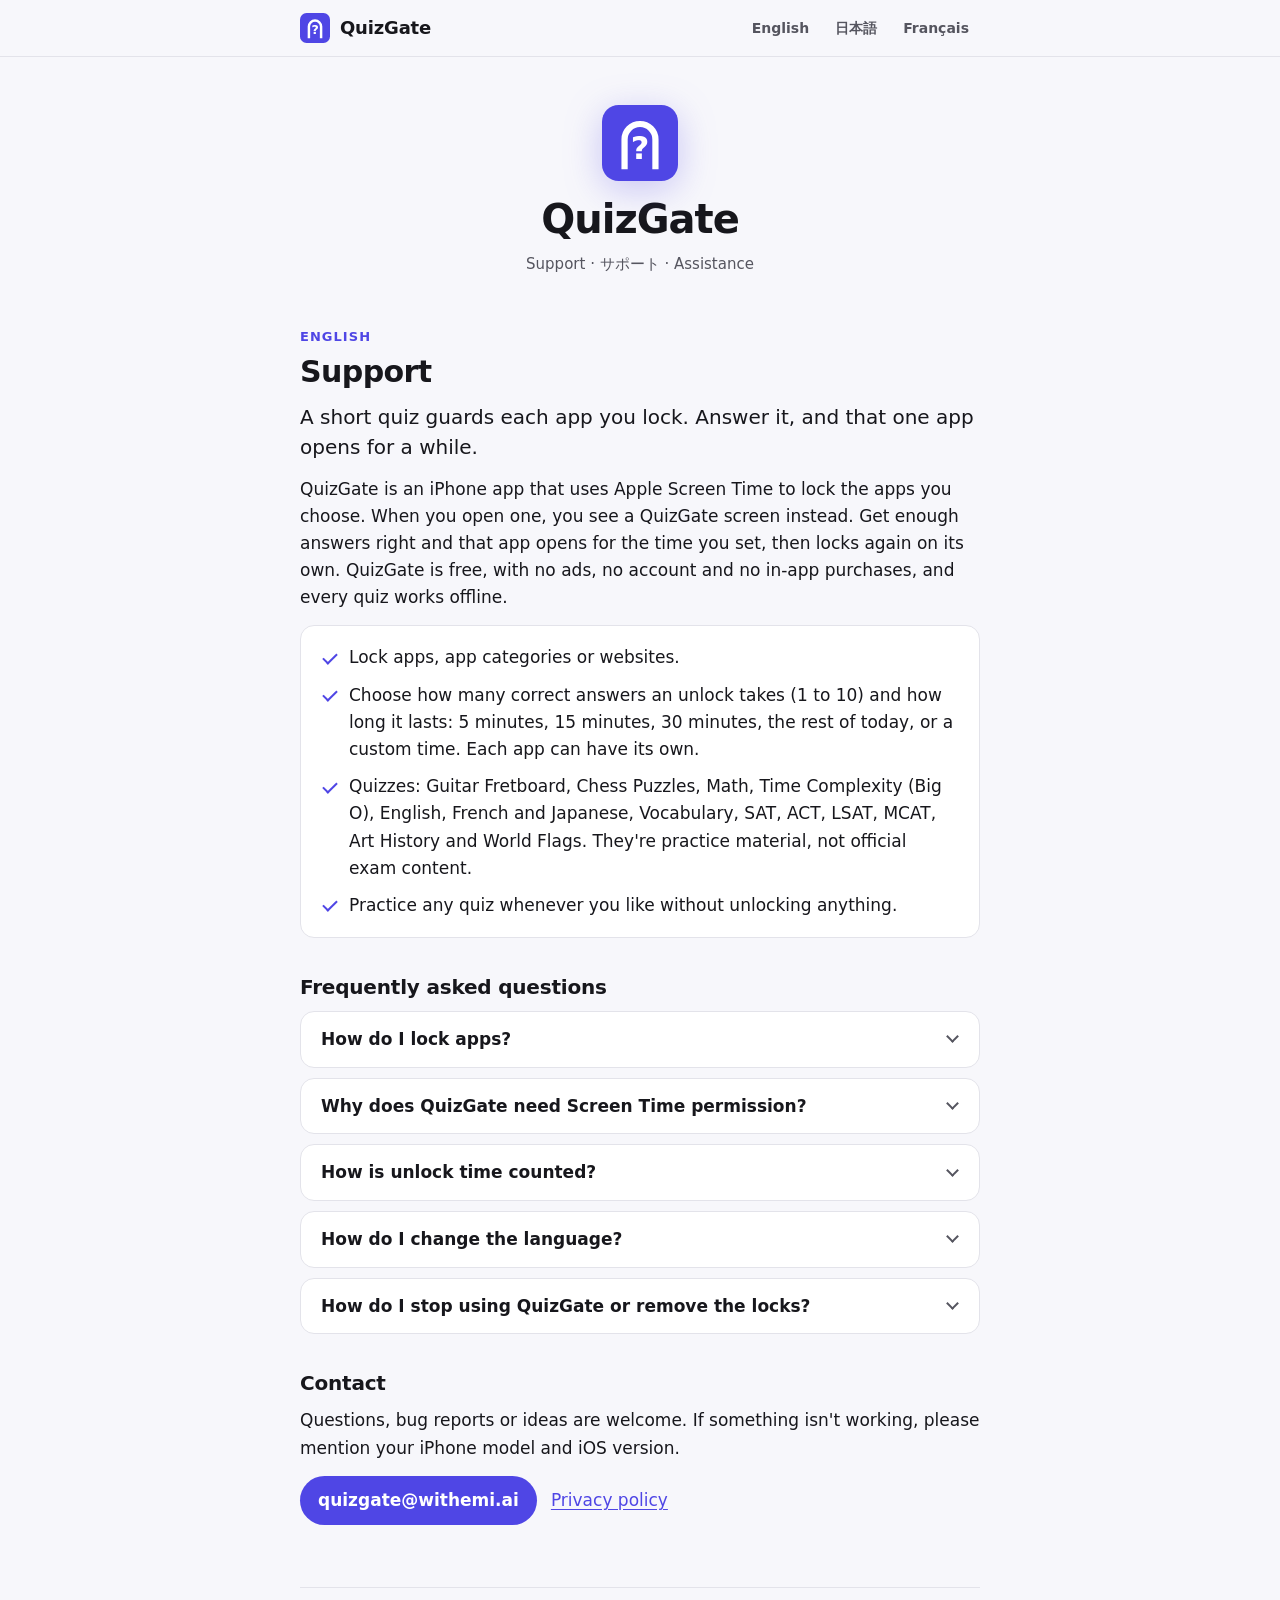
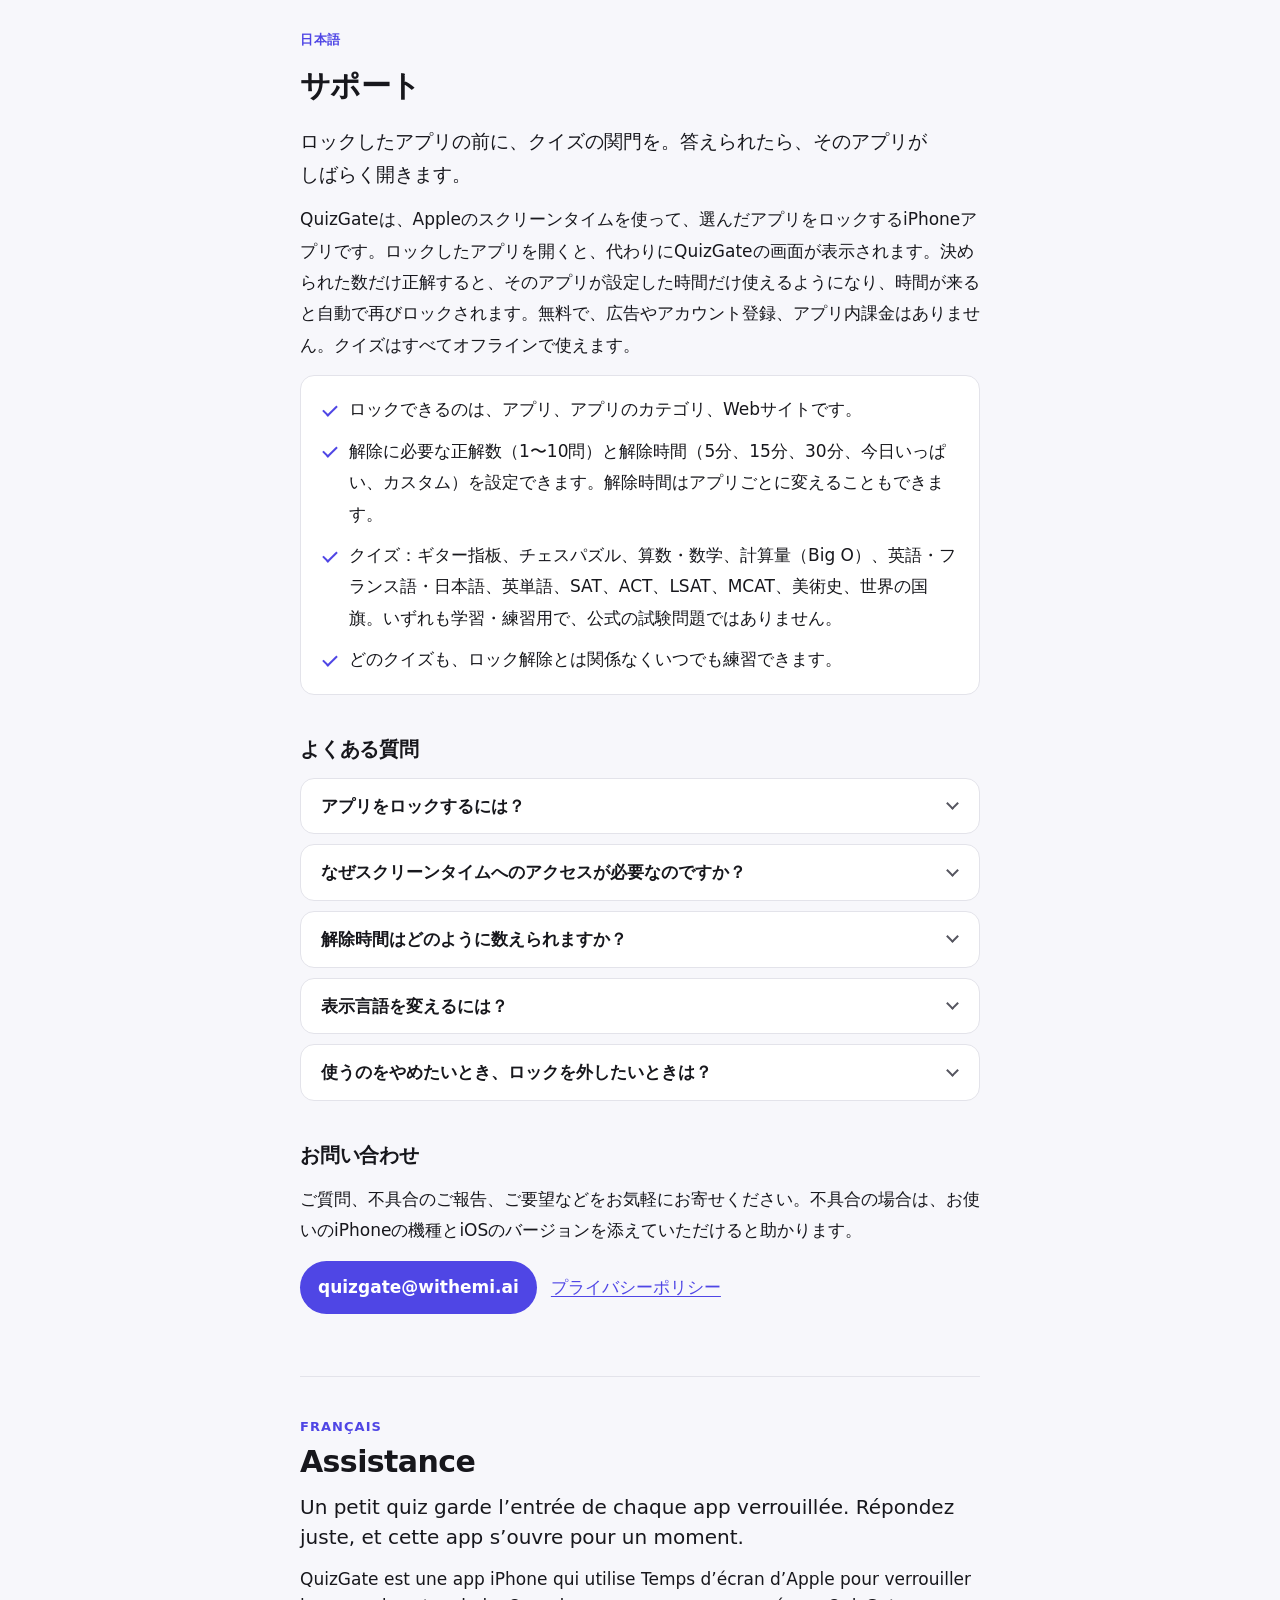
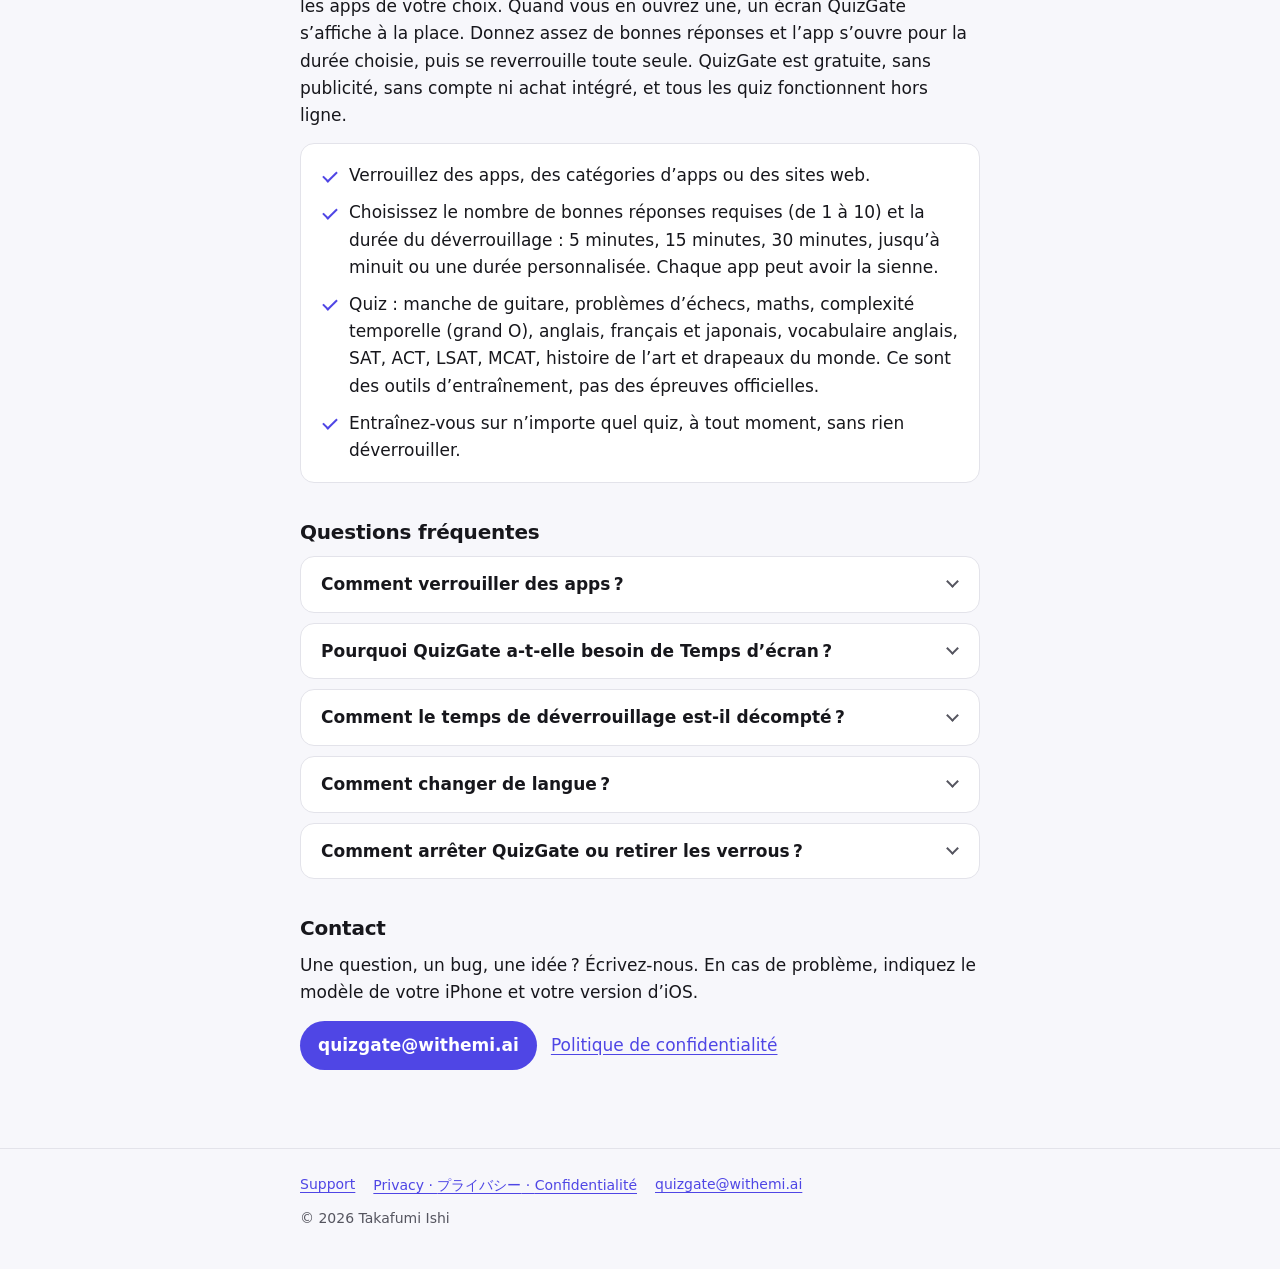
<file: index.html>
<!doctype html>
<html lang="en">
<head>
  <meta charset="utf-8">
  <meta name="viewport" content="width=device-width, initial-scale=1">
  <title>QuizGate Support</title>
  <meta name="description" content="Help and contact for QuizGate, the iPhone app that locks the apps you choose until you answer a short quiz.">
  <meta name="color-scheme" content="light dark">
  <meta name="theme-color" content="#f7f7fb" media="(prefers-color-scheme: light)">
  <meta name="theme-color" content="#0d0d14" media="(prefers-color-scheme: dark)">
  <link rel="icon" href="data:image/svg+xml,%3Csvg xmlns='http://www.w3.org/2000/svg' viewBox='0 0 64 64'%3E%3Crect width='64' height='64' rx='14' fill='%234F46E5'/%3E%3Cpath d='M19 54V29a13 13 0 0 1 26 0v25' fill='none' stroke='%23fff' stroke-width='5.25'/%3E%3Ctext x='32' y='45.5' text-anchor='middle' font-family='system-ui,sans-serif' font-weight='900' font-size='27' fill='%23fff'%3E%3F%3C/text%3E%3C/svg%3E">
  <link rel="stylesheet" href="style.css">
</head>
<body>
  <header class="topbar">
    <div class="wrap topbar-inner">
      <a class="brand" href="index.html">
        <svg class="mark" viewBox="0 0 64 64" aria-hidden="true">
          <rect width="64" height="64" rx="14" fill="#4F46E5"/>
          <path d="M19 54V29a13 13 0 0 1 26 0v25" fill="none" stroke="#fff" stroke-width="5.25"/>
          <text x="32" y="45.5" text-anchor="middle" font-family="-apple-system, system-ui, sans-serif" font-weight="900" font-size="27" fill="#fff">?</text>
        </svg>
        <span>QuizGate</span>
      </a>
      <nav class="langs" aria-label="Language">
        <a href="#en" hreflang="en" lang="en">English</a>
        <a href="#ja" hreflang="ja" lang="ja">日本語</a>
        <a href="#fr" hreflang="fr" lang="fr">Français</a>
      </nav>
    </div>
  </header>

  <main class="wrap">
    <div class="hero">
      <svg class="mark" viewBox="0 0 64 64" aria-hidden="true">
        <rect width="64" height="64" rx="14" fill="#4F46E5"/>
        <path d="M19 54V29a13 13 0 0 1 26 0v25" fill="none" stroke="#fff" stroke-width="5.25"/>
        <text x="32" y="45.5" text-anchor="middle" font-family="-apple-system, system-ui, sans-serif" font-weight="900" font-size="27" fill="#fff">?</text>
      </svg>
      <h1>QuizGate</h1>
      <p>Support · <span lang="ja">サポート</span> · <span lang="fr">Assistance</span></p>
    </div>

    <!-- English -->
    <section id="en" class="lang-section" lang="en">
      <p class="eyebrow">English</p>
      <h2>Support</h2>
      <p class="lede">A short quiz guards each app you lock. Answer it, and that one app opens for a while.</p>
      <p>QuizGate is an iPhone app that uses Apple Screen Time to lock the apps you choose. When you open one, you see a QuizGate screen instead. Get enough answers right and that app opens for the time you set, then locks again on its own. QuizGate is free, with no ads, no account and no in-app purchases, and every quiz works offline.</p>
      <ul class="card facts">
        <li>Lock apps, app categories or websites.</li>
        <li>Choose how many correct answers an unlock takes (1 to 10) and how long it lasts: 5 minutes, 15 minutes, 30 minutes, the rest of today, or a custom time. Each app can have its own.</li>
        <li>Quizzes: Guitar Fretboard, Chess Puzzles, Math, Time Complexity (Big O), English, French and Japanese, Vocabulary, SAT, ACT, LSAT, MCAT, Art History and World Flags. They're practice material, not official exam content.</li>
        <li>Practice any quiz whenever you like without unlocking anything.</li>
      </ul>

      <h3>Frequently asked questions</h3>
      <div class="faq">
        <details>
          <summary>How do I lock apps?</summary>
          <div class="answer">
            <p>Open QuizGate and allow Screen Time access when asked. Then choose the apps, categories or websites to lock, either during setup or later in QuizGate under <strong>Settings → Apps to lock</strong>.</p>
            <p>From then on, opening one of them shows a QuizGate screen with a <strong>Start Quiz</strong> button. Tapping it takes you straight to the quiz. QuizGate requires iOS 26.5 or later.</p>
          </div>
        </details>
        <details>
          <summary>Why does QuizGate need Screen Time permission?</summary>
          <div class="answer">
            <p>On iPhone, Apple's Screen Time (the Family Controls framework) is the only way one app can lock others. When you pick apps, iOS hands QuizGate opaque tokens, not a list of your apps or your browsing history. When you open a locked app or website, iOS gives the screen QuizGate shows over it that app's name or the site's domain, so QuizGate can say what's locked. During a timed unlock, iOS tells QuizGate how much of the unlock has been used. QuizGate keeps all of this on your iPhone and doesn't send it anywhere: the app has no analytics and no network code. See the <a href="privacy.html#en">privacy policy</a> for details.</p>
          </div>
        </details>
        <details>
          <summary>How is unlock time counted?</summary>
          <div class="answer">
            <p>Timed unlocks count only the minutes you actually spend in the app. A 15-minute unlock gives you 15 minutes of use, spread out however you like. When they're used up, the app locks again. Unused minutes expire at midnight. The <strong>Until midnight</strong> option runs on the clock instead.</p>
            <p>Screen Time reports use with a short delay, so an app can stay open a little past its time. To give an app its own unlock time, go to <strong>Settings → Unlock time</strong> in QuizGate.</p>
          </div>
        </details>
        <details>
          <summary>How do I change the language?</summary>
          <div class="answer">
            <p>QuizGate follows your iPhone's language: English, Japanese or French. To use a different language for QuizGate only, open the iOS Settings app and go to <strong>Apps → QuizGate → Language</strong>. The <strong>Language</strong> row in QuizGate's own Settings takes you there too.</p>
            <p>Art History, Time Complexity, Chess Puzzles and Math are translated into Japanese and French. The other quizzes stay in English because they test English or teach a language.</p>
          </div>
        </details>
        <details>
          <summary>How do I stop using QuizGate or remove the locks?</summary>
          <div class="answer">
            <p>To take a break, turn off <strong>Locking</strong> in QuizGate's Settings. Your apps open freely until you turn it back on.</p>
            <p>To stop for good, delete QuizGate. Its locks and all of its data are removed with it.</p>
          </div>
        </details>
      </div>

      <h3>Contact</h3>
      <p>Questions, bug reports or ideas are welcome. If something isn't working, please mention your iPhone model and iOS version.</p>
      <p class="contact">
        <a class="button" href="mailto:quizgate@withemi.ai?subject=QuizGate">quizgate@withemi.ai</a>
        <a href="privacy.html#en">Privacy policy</a>
      </p>
    </section>

    <!-- 日本語 -->
    <section id="ja" class="lang-section" lang="ja">
      <p class="eyebrow">日本語</p>
      <h2>サポート</h2>
      <p class="lede">ロックしたアプリの前に、クイズの関門を。答えられたら、そのアプリがしばらく開きます。</p>
      <p>QuizGateは、Appleのスクリーンタイムを使って、選んだアプリをロックするiPhoneアプリです。ロックしたアプリを開くと、代わりにQuizGateの画面が表示されます。決められた数だけ正解すると、そのアプリが設定した時間だけ使えるようになり、時間が来ると自動で再びロックされます。無料で、広告やアカウント登録、アプリ内課金はありません。クイズはすべてオフラインで使えます。</p>
      <ul class="card facts">
        <li>ロックできるのは、アプリ、アプリのカテゴリ、Webサイトです。</li>
        <li>解除に必要な正解数（1〜10問）と解除時間（5分、15分、30分、今日いっぱい、カスタム）を設定できます。解除時間はアプリごとに変えることもできます。</li>
        <li>クイズ：ギター指板、チェスパズル、算数・数学、計算量（Big O）、英語・フランス語・日本語、英単語、SAT、ACT、LSAT、MCAT、美術史、世界の国旗。いずれも学習・練習用で、公式の試験問題ではありません。</li>
        <li>どのクイズも、ロック解除とは関係なくいつでも練習できます。</li>
      </ul>

      <h3>よくある質問</h3>
      <div class="faq">
        <details>
          <summary>アプリをロックするには？</summary>
          <div class="answer">
            <p>QuizGateを開き、スクリーンタイムへのアクセスを許可してください。そのうえで、初回の設定中か、あとからQuizGateの<strong>「設定」→「ロックするアプリ」</strong>で、ロックしたいアプリ・カテゴリ・Webサイトを選びます。</p>
            <p>以降、そのアプリを開くとQuizGateの画面が表示されます。<strong>「クイズを始める」</strong>をタップすると、そのままクイズが開きます。QuizGateはiOS 26.5以降に対応しています。</p>
          </div>
        </details>
        <details>
          <summary>なぜスクリーンタイムへのアクセスが必要なのですか？</summary>
          <div class="answer">
            <p>iPhoneでほかのアプリをロックするには、Appleのスクリーンタイム（Family Controls）を使うしかありません。アプリを選ぶと、iOSはアプリの一覧や閲覧履歴ではなく、中身の分からない識別用のトークンをQuizGateに渡します。ロックしたアプリやWebサイトを開いたときは、何がロックされているかを表示できるよう、iOSがそのアプリ名やサイトのドメインを、QuizGateが表示する画面に渡します。また時間指定の解除中は、解除時間のうちどれだけ使ったかをiOSがQuizGateに知らせます。これらの情報はすべてiPhoneの中に保存され、QuizGateがどこかへ送信することはありません。アナリティクスも、ネットワーク通信を行うコードも含まれていません。詳しくは<a href="privacy.html#ja">プライバシーポリシー</a>をご覧ください。</p>
          </div>
        </details>
        <details>
          <summary>解除時間はどのように数えられますか？</summary>
          <div class="answer">
            <p>時間指定の解除では、実際にアプリを使っている間だけ時間が減ります。15分なら、何回かに分けて使っても合計15分です。使い切るとアプリは再びロックされます。使わなかった時間は午前0時に失効します。「今日いっぱい」を選んだ場合は、時計どおり午前0時まで使えます。</p>
            <p>スクリーンタイムが利用時間を反映するまでには少し遅れがあるため、設定した時間を少し過ぎてからロックされることがあります。アプリごとの解除時間は、QuizGateの<strong>「設定」→「ロック解除時間」</strong>で変更できます。</p>
          </div>
        </details>
        <details>
          <summary>表示言語を変えるには？</summary>
          <div class="answer">
            <p>QuizGateはiPhoneの言語（日本語・英語・フランス語）で表示されます。QuizGateだけ別の言語にしたい場合は、iPhoneの「設定」アプリで<strong>「アプリ」→「QuizGate」→「言語」</strong>を開いて変更してください。QuizGateの「設定」にある<strong>「言語」</strong>からも開けます。</p>
            <p>美術史、計算量、チェスパズル、算数・数学は日本語とフランス語にも対応しています。そのほかのクイズは、英語力を問うものや語学を学ぶものなので、英語のままです。</p>
          </div>
        </details>
        <details>
          <summary>使うのをやめたいとき、ロックを外したいときは？</summary>
          <div class="answer">
            <p>一時的に止めたいときは、QuizGateの「設定」で<strong>「ロックを有効にする」</strong>をオフにしてください。再びオンにするまで、アプリは自由に開けます。</p>
            <p>完全にやめる場合は、QuizGateを削除してください。ロックも、アプリのデータもすべて一緒に消えます。</p>
          </div>
        </details>
      </div>

      <h3>お問い合わせ</h3>
      <p>ご質問、不具合のご報告、ご要望などをお気軽にお寄せください。不具合の場合は、お使いのiPhoneの機種とiOSのバージョンを添えていただけると助かります。</p>
      <p class="contact">
        <a class="button" href="mailto:quizgate@withemi.ai?subject=QuizGate">quizgate@withemi.ai</a>
        <a href="privacy.html#ja">プライバシーポリシー</a>
      </p>
    </section>

    <!-- Français -->
    <section id="fr" class="lang-section" lang="fr">
      <p class="eyebrow">Français</p>
      <h2>Assistance</h2>
      <p class="lede">Un petit quiz garde l’entrée de chaque app verrouillée. Répondez juste, et cette app s’ouvre pour un moment.</p>
      <p>QuizGate est une app iPhone qui utilise Temps d’écran d’Apple pour verrouiller les apps de votre choix. Quand vous en ouvrez une, un écran QuizGate s’affiche à la place. Donnez assez de bonnes réponses et l’app s’ouvre pour la durée choisie, puis se reverrouille toute seule. QuizGate est gratuite, sans publicité, sans compte ni achat intégré, et tous les quiz fonctionnent hors ligne.</p>
      <ul class="card facts">
        <li>Verrouillez des apps, des catégories d’apps ou des sites web.</li>
        <li>Choisissez le nombre de bonnes réponses requises (de 1 à 10) et la durée du déverrouillage : 5 minutes, 15 minutes, 30 minutes, jusqu’à minuit ou une durée personnalisée. Chaque app peut avoir la sienne.</li>
        <li>Quiz : manche de guitare, problèmes d’échecs, maths, complexité temporelle (grand O), anglais, français et japonais, vocabulaire anglais, SAT, ACT, LSAT, MCAT, histoire de l’art et drapeaux du monde. Ce sont des outils d’entraînement, pas des épreuves officielles.</li>
        <li>Entraînez-vous sur n’importe quel quiz, à tout moment, sans rien déverrouiller.</li>
      </ul>

      <h3>Questions fréquentes</h3>
      <div class="faq">
        <details>
          <summary>Comment verrouiller des apps ?</summary>
          <div class="answer">
            <p>Ouvrez QuizGate et autorisez l’accès à Temps d’écran lorsque l’app vous le demande. Choisissez ensuite les apps, catégories ou sites web à verrouiller, pendant la configuration ou plus tard dans QuizGate, sous <strong>Réglages → Apps à verrouiller</strong>.</p>
            <p>Dès lors, ouvrir l’une d’elles affiche un écran QuizGate avec un bouton <strong>Commencer le quiz</strong>. Il vous mène directement au quiz. QuizGate nécessite iOS 26.5 ou version ultérieure.</p>
          </div>
        </details>
        <details>
          <summary>Pourquoi QuizGate a-t-elle besoin de Temps d’écran ?</summary>
          <div class="answer">
            <p>Sur iPhone, seul Temps d’écran d’Apple (le framework Family Controls) permet à une app d’en verrouiller d’autres. Quand vous choisissez des apps, iOS transmet à QuizGate des jetons opaques, et non la liste de vos apps ni votre historique de navigation. Quand vous ouvrez une app ou un site verrouillé, iOS fournit le nom de l’app ou le domaine du site à l’écran que QuizGate affiche par-dessus, afin que QuizGate puisse indiquer ce qui est verrouillé. Pendant un déverrouillage minuté, iOS indique à QuizGate quelle part du temps accordé a été utilisée. QuizGate conserve tout cela sur votre iPhone et ne l’envoie nulle part : l’app n’intègre ni mesure d’audience ni code réseau. Pour en savoir plus, consultez la <a href="privacy.html#fr">politique de confidentialité</a>.</p>
          </div>
        </details>
        <details>
          <summary>Comment le temps de déverrouillage est-il décompté ?</summary>
          <div class="answer">
            <p>Pour un déverrouillage minuté, seules les minutes réellement passées dans l’app comptent. Quinze minutes, ce sont quinze minutes d’utilisation, réparties comme vous voulez. Une fois épuisées, l’app se reverrouille. Les minutes non utilisées expirent à minuit, et l’option « Jusqu’à minuit » dure tout simplement jusqu’à minuit.</p>
            <p>Temps d’écran signale l’utilisation avec un léger décalage : une app peut donc rester ouverte un peu au-delà de sa durée. Pour donner à une app sa propre durée, allez dans QuizGate, sous <strong>Réglages → Durée de déverrouillage</strong>.</p>
          </div>
        </details>
        <details>
          <summary>Comment changer de langue ?</summary>
          <div class="answer">
            <p>QuizGate suit la langue de votre iPhone : français, anglais ou japonais. Pour utiliser une autre langue dans QuizGate uniquement, ouvrez l’app Réglages d’iOS, puis <strong>Apps → QuizGate → Langue</strong>. La ligne <strong>Langue</strong> des réglages de QuizGate vous y mène aussi.</p>
            <p>Les quiz d’histoire de l’art, de complexité temporelle, d’échecs et de maths sont traduits en français et en japonais. Les autres restent en anglais, car ils évaluent l’anglais ou enseignent une langue.</p>
          </div>
        </details>
        <details>
          <summary>Comment arrêter QuizGate ou retirer les verrous ?</summary>
          <div class="answer">
            <p>Pour faire une pause, désactivez <strong>Verrouillage activé</strong> dans les réglages de QuizGate. Vos apps s’ouvrent librement jusqu’à ce que vous le réactiviez.</p>
            <p>Pour arrêter définitivement, supprimez QuizGate : les verrous et toutes les données de l’app disparaissent avec elle.</p>
          </div>
        </details>
      </div>

      <h3>Contact</h3>
      <p>Une question, un bug, une idée ? Écrivez-nous. En cas de problème, indiquez le modèle de votre iPhone et votre version d’iOS.</p>
      <p class="contact">
        <a class="button" href="mailto:quizgate@withemi.ai?subject=QuizGate">quizgate@withemi.ai</a>
        <a href="privacy.html#fr">Politique de confidentialité</a>
      </p>
    </section>
  </main>

  <footer class="site-footer">
    <div class="wrap">
      <nav aria-label="Site">
        <a href="index.html">Support</a>
        <a href="privacy.html">Privacy · <span lang="ja">プライバシー</span> · <span lang="fr">Confidentialité</span></a>
        <a href="mailto:quizgate@withemi.ai?subject=QuizGate">quizgate@withemi.ai</a>
      </nav>
      <p>© 2026 Takafumi Ishi</p>
    </div>
  </footer>
</body>
</html>
</file>
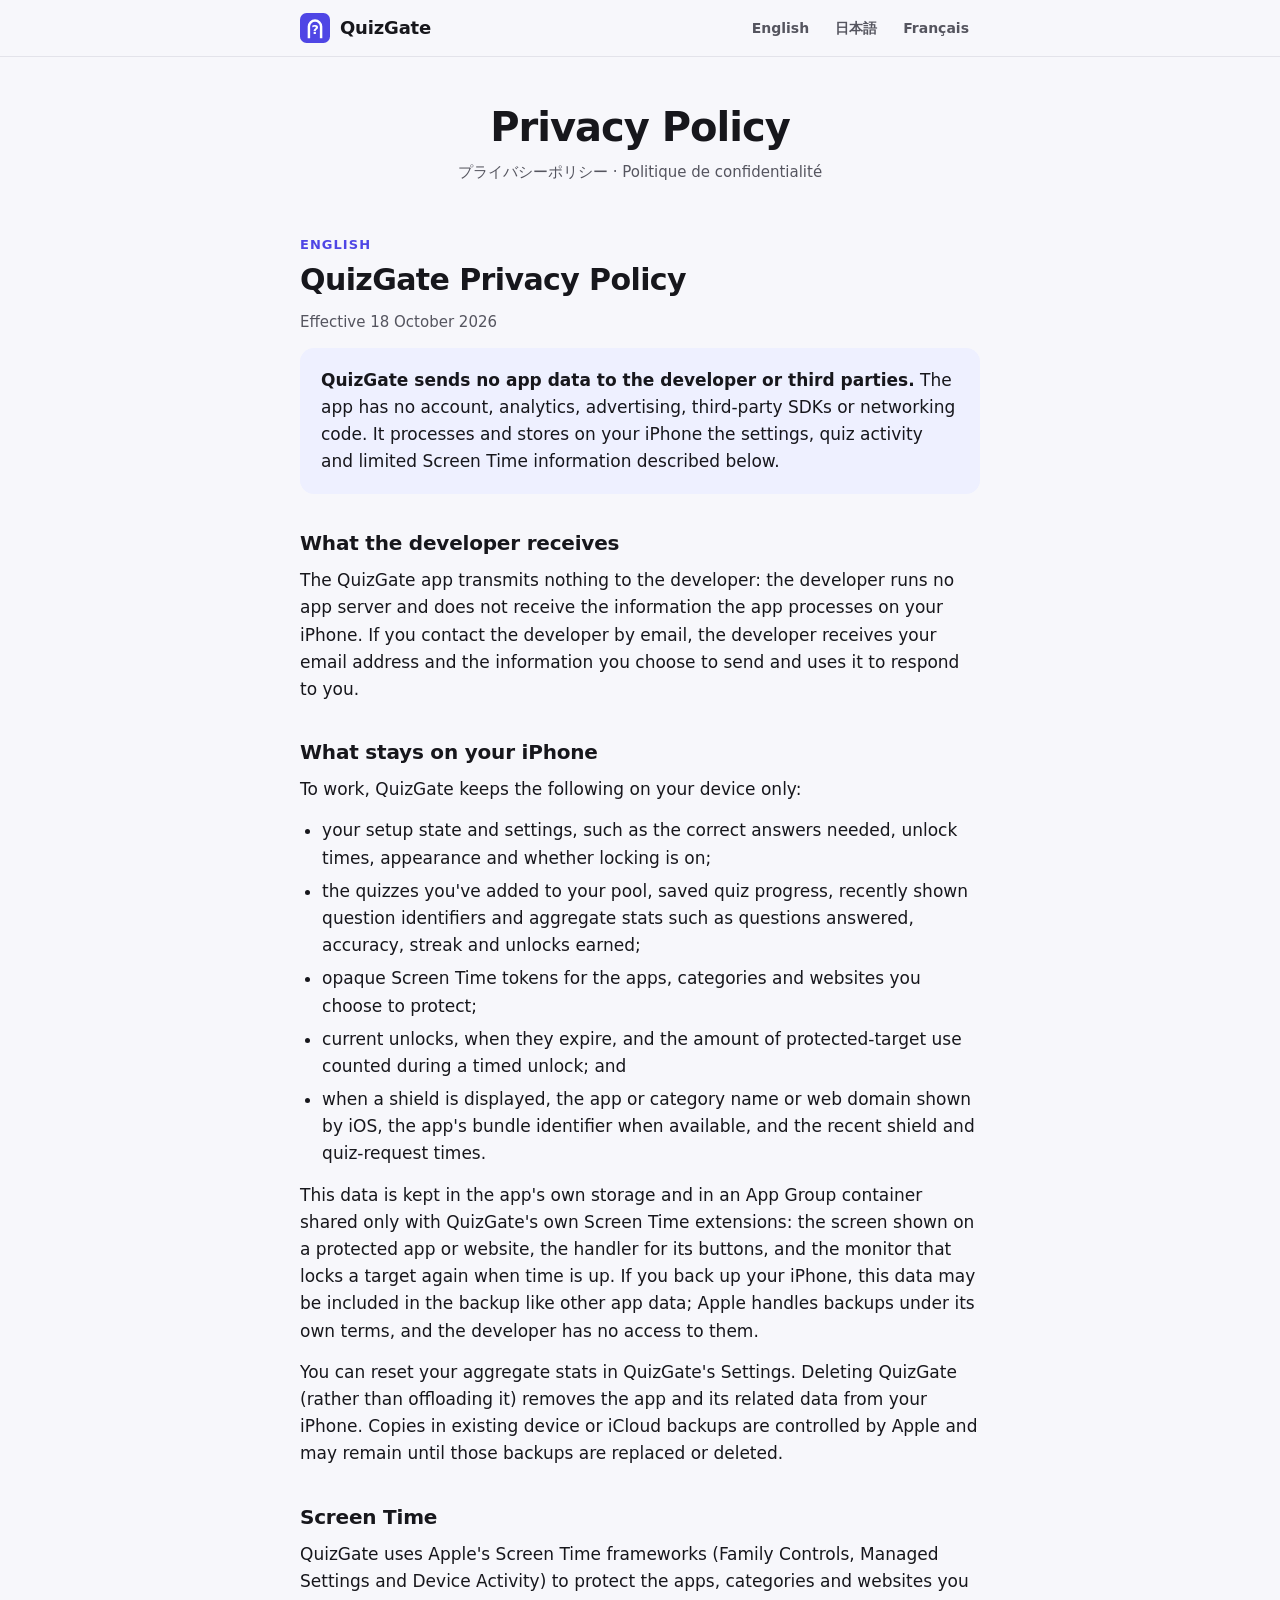
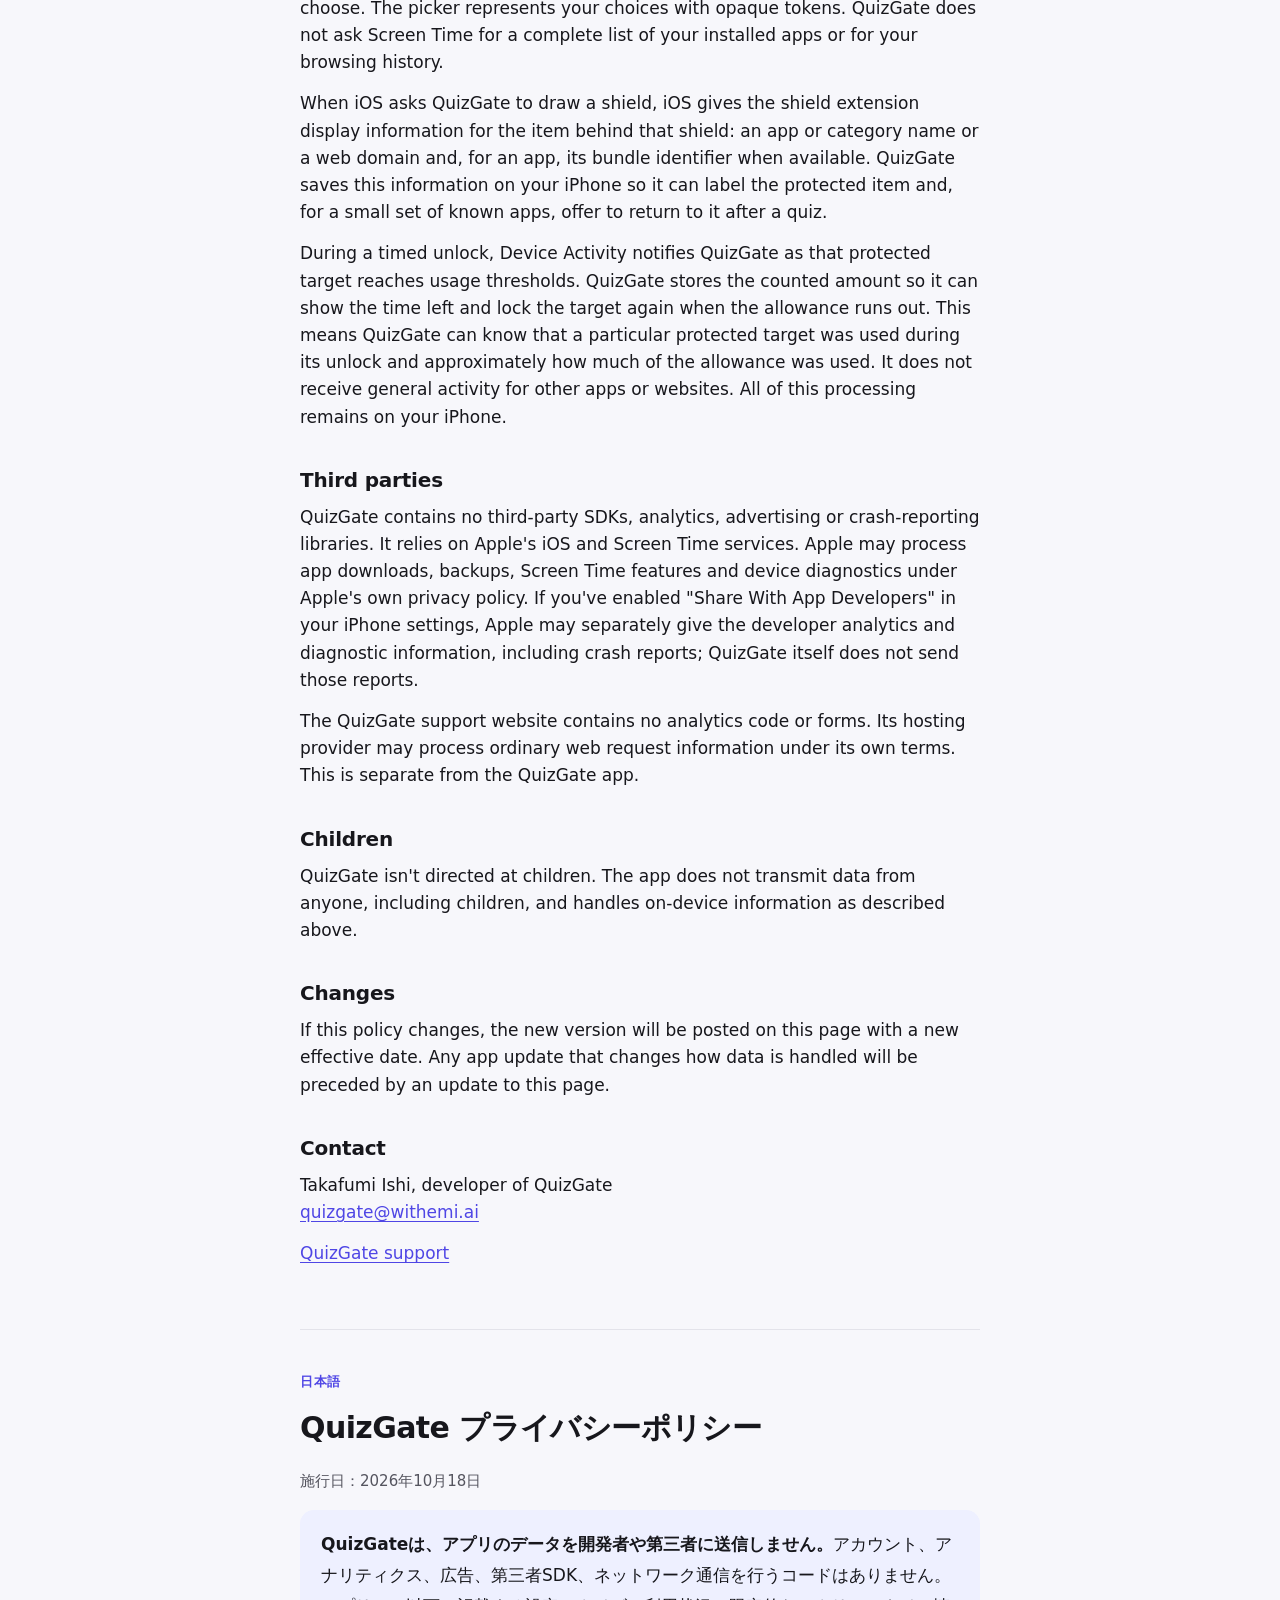
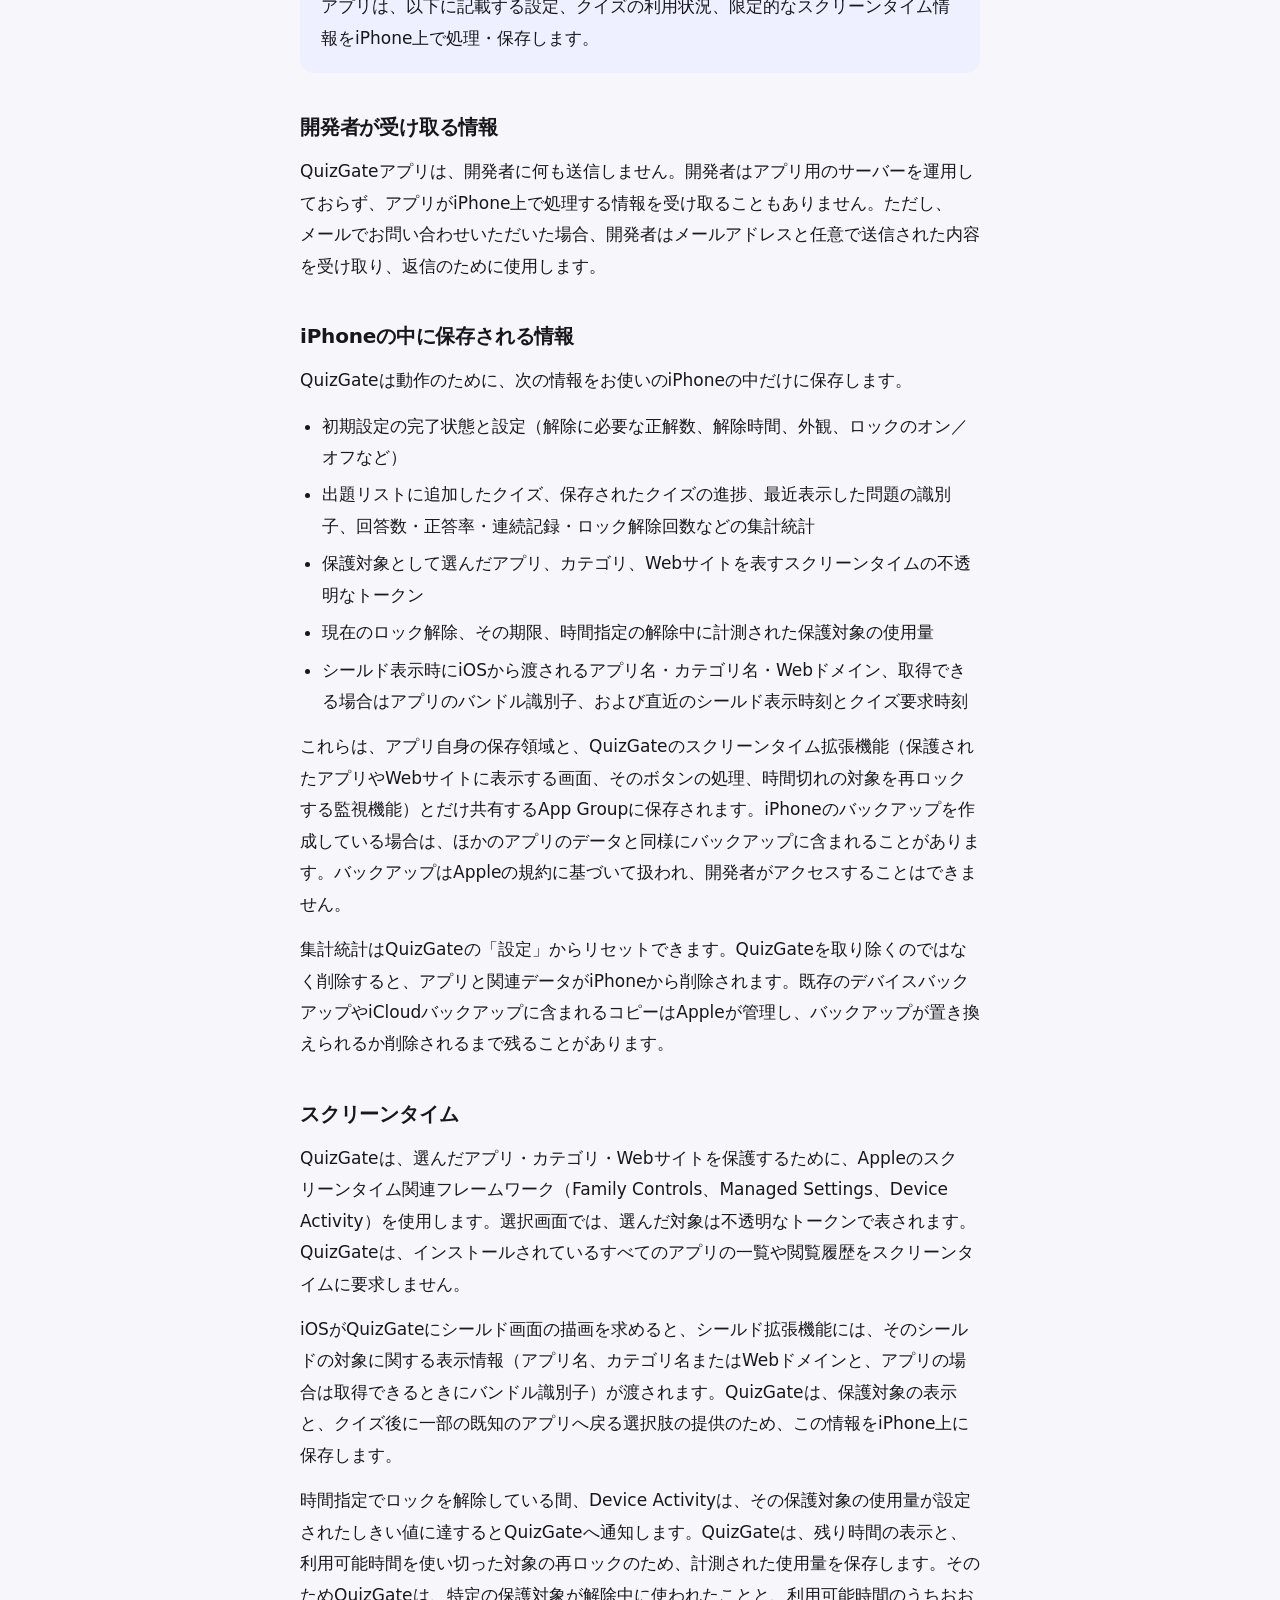
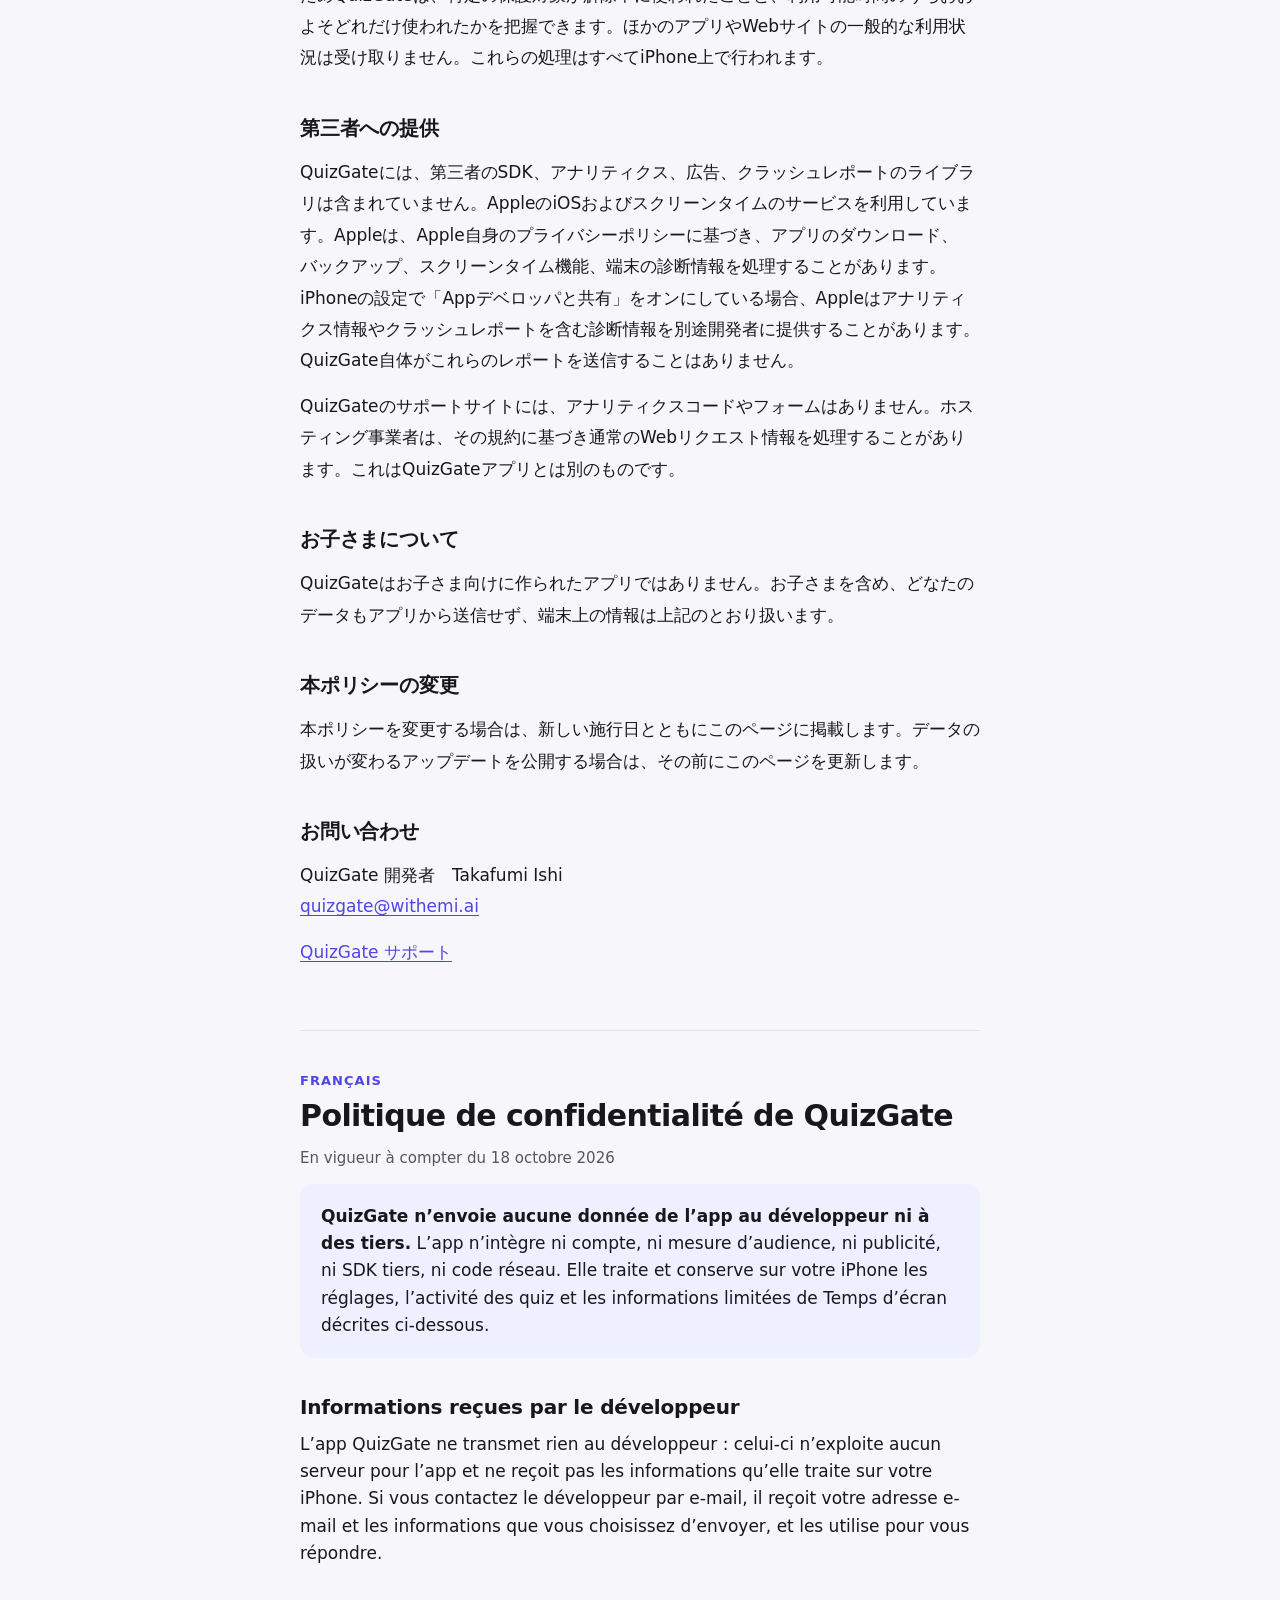
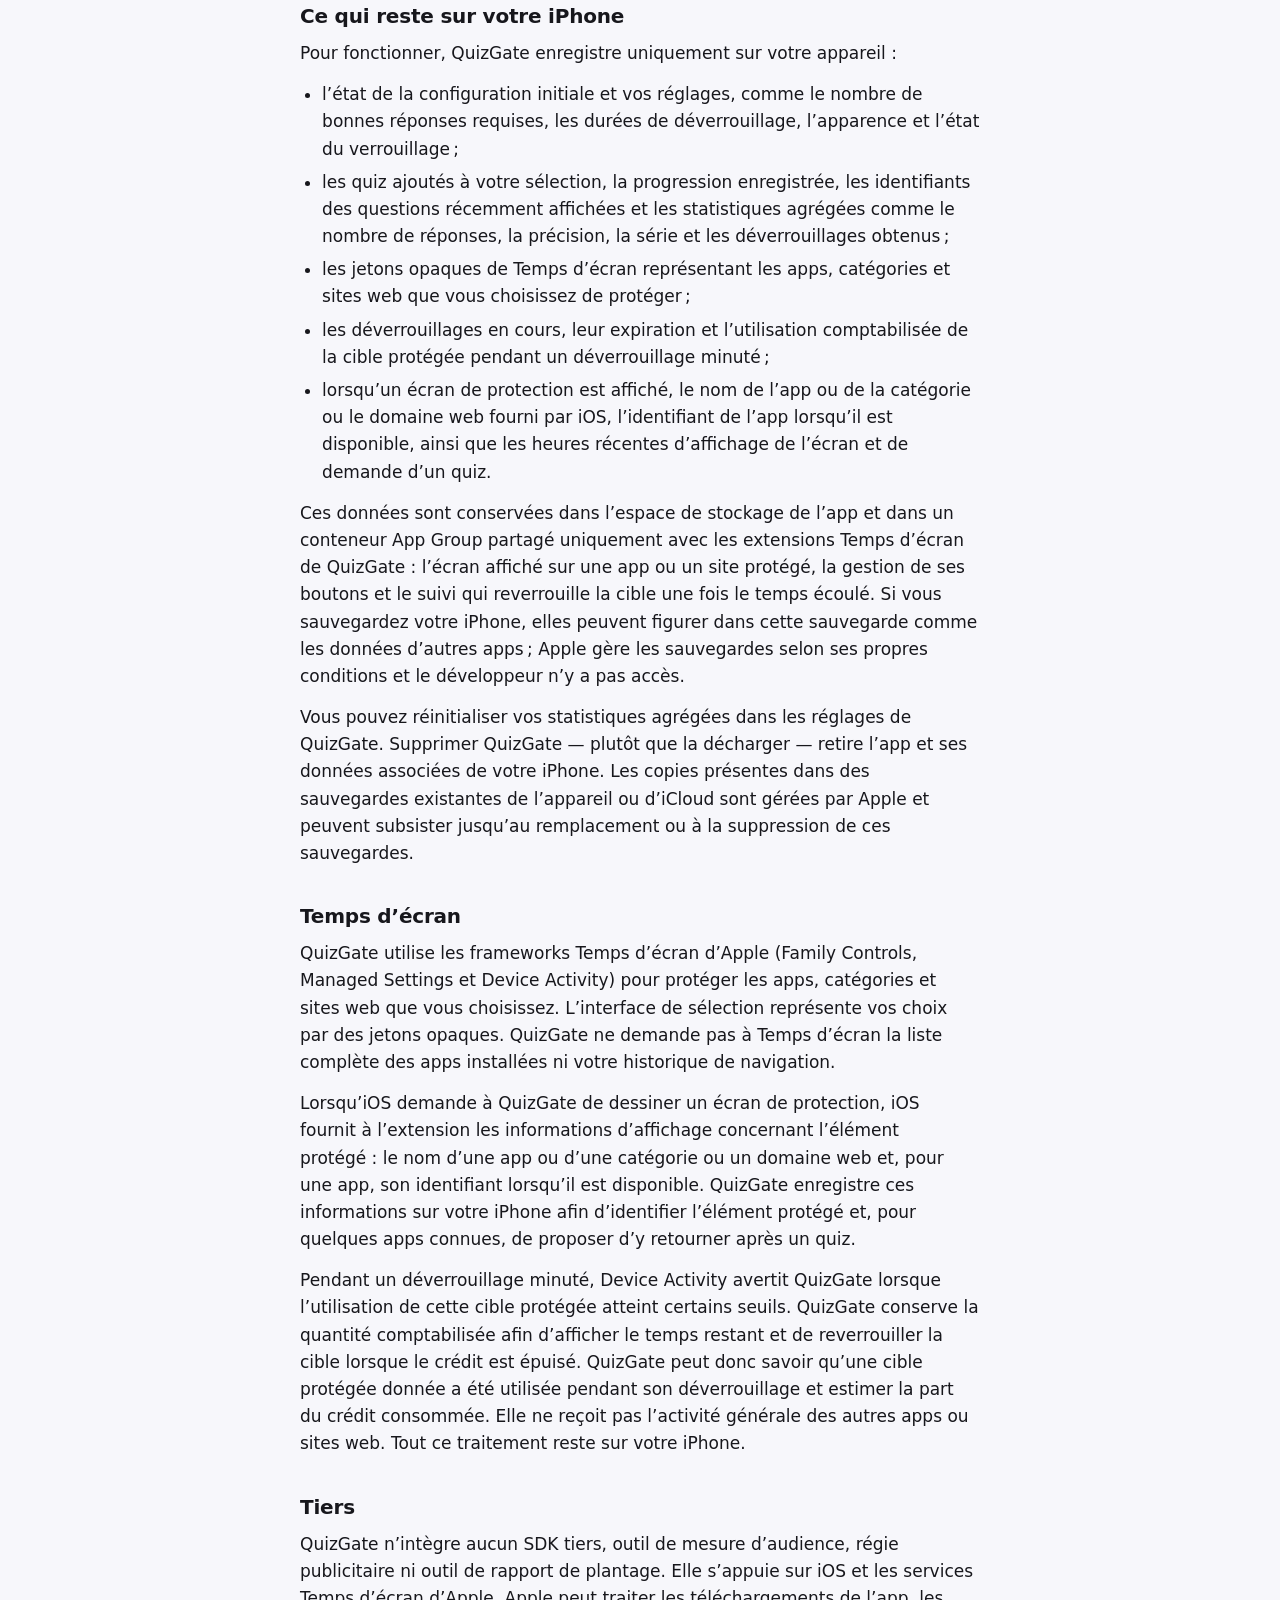
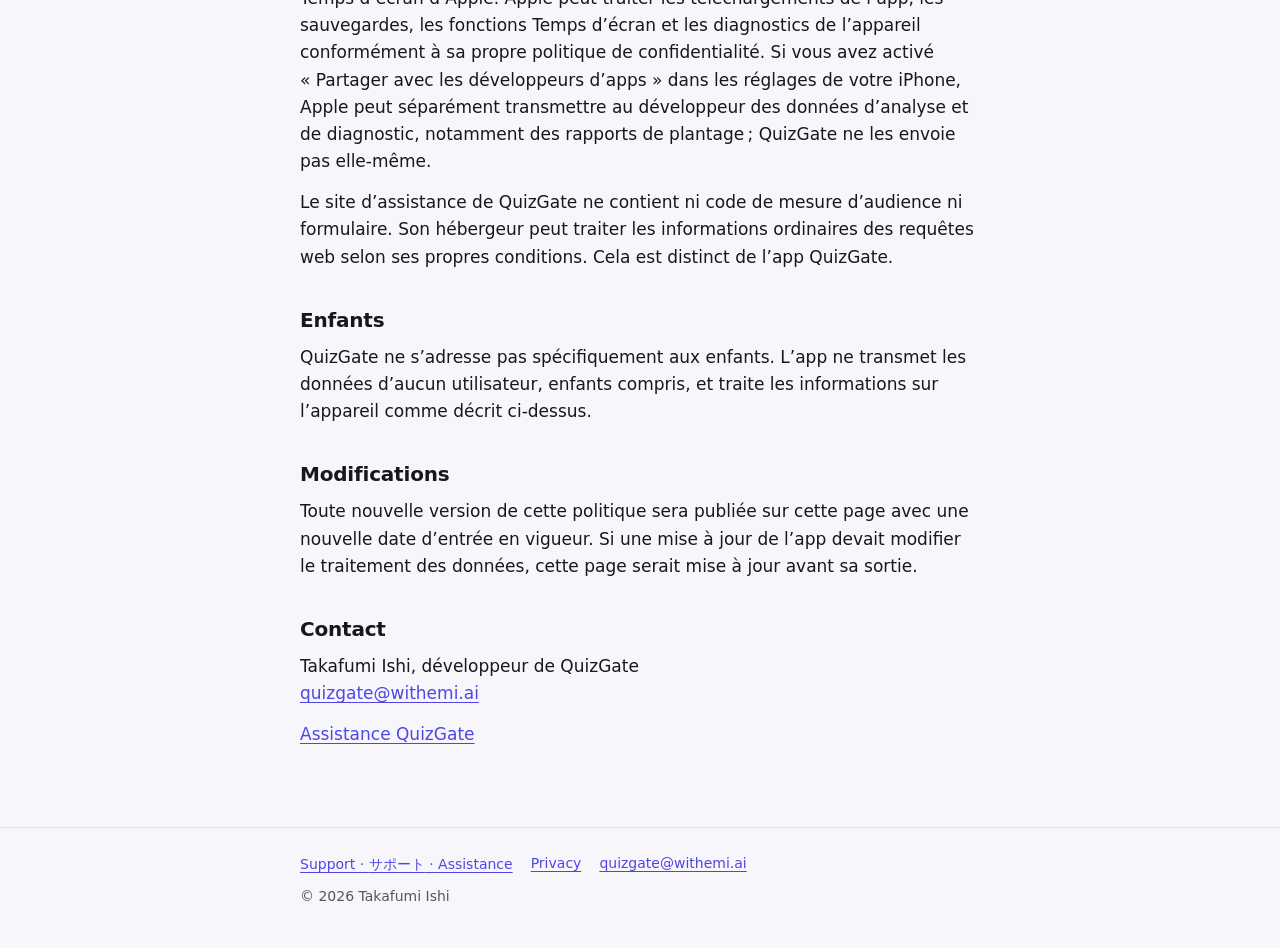
<file: privacy.html>
<!doctype html>
<html lang="en">
<head>
  <meta charset="utf-8">
  <meta name="viewport" content="width=device-width, initial-scale=1">
  <title>QuizGate Privacy Policy</title>
  <meta name="description" content="QuizGate sends no app data to the developer or third parties. Its settings, quiz activity, and limited Screen Time data are processed on your iPhone.">
  <meta name="color-scheme" content="light dark">
  <meta name="theme-color" content="#f7f7fb" media="(prefers-color-scheme: light)">
  <meta name="theme-color" content="#0d0d14" media="(prefers-color-scheme: dark)">
  <link rel="icon" href="data:image/svg+xml,%3Csvg xmlns='http://www.w3.org/2000/svg' viewBox='0 0 64 64'%3E%3Crect width='64' height='64' rx='14' fill='%234F46E5'/%3E%3Cpath d='M19 54V29a13 13 0 0 1 26 0v25' fill='none' stroke='%23fff' stroke-width='5.25'/%3E%3Ctext x='32' y='45.5' text-anchor='middle' font-family='system-ui,sans-serif' font-weight='900' font-size='27' fill='%23fff'%3E%3F%3C/text%3E%3C/svg%3E">
  <link rel="stylesheet" href="style.css">
</head>
<body>
  <header class="topbar">
    <div class="wrap topbar-inner">
      <a class="brand" href="index.html">
        <svg class="mark" viewBox="0 0 64 64" aria-hidden="true">
          <rect width="64" height="64" rx="14" fill="#4F46E5"/>
          <path d="M19 54V29a13 13 0 0 1 26 0v25" fill="none" stroke="#fff" stroke-width="5.25"/>
          <text x="32" y="45.5" text-anchor="middle" font-family="-apple-system, system-ui, sans-serif" font-weight="900" font-size="27" fill="#fff">?</text>
        </svg>
        <span>QuizGate</span>
      </a>
      <nav class="langs" aria-label="Language">
        <a href="#en" hreflang="en" lang="en">English</a>
        <a href="#ja" hreflang="ja" lang="ja">日本語</a>
        <a href="#fr" hreflang="fr" lang="fr">Français</a>
      </nav>
    </div>
  </header>

  <main class="wrap">
    <div class="hero">
      <h1>Privacy Policy</h1>
      <p><span lang="ja">プライバシーポリシー</span> · <span lang="fr">Politique de confidentialité</span></p>
    </div>

    <!-- English -->
    <section id="en" class="lang-section" lang="en">
      <p class="eyebrow">English</p>
      <h2>QuizGate Privacy Policy</h2>
      <p class="date">Effective 18 October 2026</p>
      <div class="card summary">
        <p><strong>QuizGate sends no app data to the developer or third parties.</strong> The app has no account, analytics, advertising, third-party SDKs or networking code. It processes and stores on your iPhone the settings, quiz activity and limited Screen Time information described below.</p>
      </div>

      <h3>What the developer receives</h3>
      <p>The QuizGate app transmits nothing to the developer: the developer runs no app server and does not receive the information the app processes on your iPhone. If you contact the developer by email, the developer receives your email address and the information you choose to send and uses it to respond to you.</p>

      <h3>What stays on your iPhone</h3>
      <p>To work, QuizGate keeps the following on your device only:</p>
      <ul>
        <li>your setup state and settings, such as the correct answers needed, unlock times, appearance and whether locking is on;</li>
        <li>the quizzes you've added to your pool, saved quiz progress, recently shown question identifiers and aggregate stats such as questions answered, accuracy, streak and unlocks earned;</li>
        <li>opaque Screen Time tokens for the apps, categories and websites you choose to protect;</li>
        <li>current unlocks, when they expire, and the amount of protected-target use counted during a timed unlock; and</li>
        <li>when a shield is displayed, the app or category name or web domain shown by iOS, the app's bundle identifier when available, and the recent shield and quiz-request times.</li>
      </ul>
      <p>This data is kept in the app's own storage and in an App Group container shared only with QuizGate's own Screen Time extensions: the screen shown on a protected app or website, the handler for its buttons, and the monitor that locks a target again when time is up. If you back up your iPhone, this data may be included in the backup like other app data; Apple handles backups under its own terms, and the developer has no access to them.</p>
      <p>You can reset your aggregate stats in QuizGate's Settings. Deleting QuizGate (rather than offloading it) removes the app and its related data from your iPhone. Copies in existing device or iCloud backups are controlled by Apple and may remain until those backups are replaced or deleted.</p>

      <h3>Screen Time</h3>
      <p>QuizGate uses Apple's Screen Time frameworks (Family Controls, Managed Settings and Device Activity) to protect the apps, categories and websites you choose. The picker represents your choices with opaque tokens. QuizGate does not ask Screen Time for a complete list of your installed apps or for your browsing history.</p>
      <p>When iOS asks QuizGate to draw a shield, iOS gives the shield extension display information for the item behind that shield: an app or category name or a web domain and, for an app, its bundle identifier when available. QuizGate saves this information on your iPhone so it can label the protected item and, for a small set of known apps, offer to return to it after a quiz.</p>
      <p>During a timed unlock, Device Activity notifies QuizGate as that protected target reaches usage thresholds. QuizGate stores the counted amount so it can show the time left and lock the target again when the allowance runs out. This means QuizGate can know that a particular protected target was used during its unlock and approximately how much of the allowance was used. It does not receive general activity for other apps or websites. All of this processing remains on your iPhone.</p>

      <h3>Third parties</h3>
      <p>QuizGate contains no third-party SDKs, analytics, advertising or crash-reporting libraries. It relies on Apple's iOS and Screen Time services. Apple may process app downloads, backups, Screen Time features and device diagnostics under Apple's own privacy policy. If you've enabled "Share With App Developers" in your iPhone settings, Apple may separately give the developer analytics and diagnostic information, including crash reports; QuizGate itself does not send those reports.</p>
      <p>The QuizGate support website contains no analytics code or forms. Its hosting provider may process ordinary web request information under its own terms. This is separate from the QuizGate app.</p>

      <h3>Children</h3>
      <p>QuizGate isn't directed at children. The app does not transmit data from anyone, including children, and handles on-device information as described above.</p>

      <h3>Changes</h3>
      <p>If this policy changes, the new version will be posted on this page with a new effective date. Any app update that changes how data is handled will be preceded by an update to this page.</p>

      <h3>Contact</h3>
      <p>Takafumi Ishi, developer of QuizGate<br>
        <a href="mailto:quizgate@withemi.ai?subject=QuizGate%20privacy">quizgate@withemi.ai</a></p>
      <p><a href="index.html#en">QuizGate support</a></p>
    </section>

    <!-- 日本語 -->
    <section id="ja" class="lang-section" lang="ja">
      <p class="eyebrow">日本語</p>
      <h2>QuizGate プライバシーポリシー</h2>
      <p class="date">施行日：2026年10月18日</p>
      <div class="card summary">
        <p><strong>QuizGateは、アプリのデータを開発者や第三者に送信しません。</strong>アカウント、アナリティクス、広告、第三者SDK、ネットワーク通信を行うコードはありません。アプリは、以下に記載する設定、クイズの利用状況、限定的なスクリーンタイム情報をiPhone上で処理・保存します。</p>
      </div>

      <h3>開発者が受け取る情報</h3>
      <p>QuizGateアプリは、開発者に何も送信しません。開発者はアプリ用のサーバーを運用しておらず、アプリがiPhone上で処理する情報を受け取ることもありません。ただし、メールでお問い合わせいただいた場合、開発者はメールアドレスと任意で送信された内容を受け取り、返信のために使用します。</p>

      <h3>iPhoneの中に保存される情報</h3>
      <p>QuizGateは動作のために、次の情報をお使いのiPhoneの中だけに保存します。</p>
      <ul>
        <li>初期設定の完了状態と設定（解除に必要な正解数、解除時間、外観、ロックのオン／オフなど）</li>
        <li>出題リストに追加したクイズ、保存されたクイズの進捗、最近表示した問題の識別子、回答数・正答率・連続記録・ロック解除回数などの集計統計</li>
        <li>保護対象として選んだアプリ、カテゴリ、Webサイトを表すスクリーンタイムの不透明なトークン</li>
        <li>現在のロック解除、その期限、時間指定の解除中に計測された保護対象の使用量</li>
        <li>シールド表示時にiOSから渡されるアプリ名・カテゴリ名・Webドメイン、取得できる場合はアプリのバンドル識別子、および直近のシールド表示時刻とクイズ要求時刻</li>
      </ul>
      <p>これらは、アプリ自身の保存領域と、QuizGateのスクリーンタイム拡張機能（保護されたアプリやWebサイトに表示する画面、そのボタンの処理、時間切れの対象を再ロックする監視機能）とだけ共有するApp Groupに保存されます。iPhoneのバックアップを作成している場合は、ほかのアプリのデータと同様にバックアップに含まれることがあります。バックアップはAppleの規約に基づいて扱われ、開発者がアクセスすることはできません。</p>
      <p>集計統計はQuizGateの「設定」からリセットできます。QuizGateを取り除くのではなく削除すると、アプリと関連データがiPhoneから削除されます。既存のデバイスバックアップやiCloudバックアップに含まれるコピーはAppleが管理し、バックアップが置き換えられるか削除されるまで残ることがあります。</p>

      <h3>スクリーンタイム</h3>
      <p>QuizGateは、選んだアプリ・カテゴリ・Webサイトを保護するために、Appleのスクリーンタイム関連フレームワーク（Family Controls、Managed Settings、Device Activity）を使用します。選択画面では、選んだ対象は不透明なトークンで表されます。QuizGateは、インストールされているすべてのアプリの一覧や閲覧履歴をスクリーンタイムに要求しません。</p>
      <p>iOSがQuizGateにシールド画面の描画を求めると、シールド拡張機能には、そのシールドの対象に関する表示情報（アプリ名、カテゴリ名またはWebドメインと、アプリの場合は取得できるときにバンドル識別子）が渡されます。QuizGateは、保護対象の表示と、クイズ後に一部の既知のアプリへ戻る選択肢の提供のため、この情報をiPhone上に保存します。</p>
      <p>時間指定でロックを解除している間、Device Activityは、その保護対象の使用量が設定されたしきい値に達するとQuizGateへ通知します。QuizGateは、残り時間の表示と、利用可能時間を使い切った対象の再ロックのため、計測された使用量を保存します。そのためQuizGateは、特定の保護対象が解除中に使われたことと、利用可能時間のうちおおよそどれだけ使われたかを把握できます。ほかのアプリやWebサイトの一般的な利用状況は受け取りません。これらの処理はすべてiPhone上で行われます。</p>

      <h3>第三者への提供</h3>
      <p>QuizGateには、第三者のSDK、アナリティクス、広告、クラッシュレポートのライブラリは含まれていません。AppleのiOSおよびスクリーンタイムのサービスを利用しています。Appleは、Apple自身のプライバシーポリシーに基づき、アプリのダウンロード、バックアップ、スクリーンタイム機能、端末の診断情報を処理することがあります。iPhoneの設定で「Appデベロッパと共有」をオンにしている場合、Appleはアナリティクス情報やクラッシュレポートを含む診断情報を別途開発者に提供することがあります。QuizGate自体がこれらのレポートを送信することはありません。</p>
      <p>QuizGateのサポートサイトには、アナリティクスコードやフォームはありません。ホスティング事業者は、その規約に基づき通常のWebリクエスト情報を処理することがあります。これはQuizGateアプリとは別のものです。</p>

      <h3>お子さまについて</h3>
      <p>QuizGateはお子さま向けに作られたアプリではありません。お子さまを含め、どなたのデータもアプリから送信せず、端末上の情報は上記のとおり扱います。</p>

      <h3>本ポリシーの変更</h3>
      <p>本ポリシーを変更する場合は、新しい施行日とともにこのページに掲載します。データの扱いが変わるアップデートを公開する場合は、その前にこのページを更新します。</p>

      <h3>お問い合わせ</h3>
      <p>QuizGate 開発者　Takafumi Ishi<br>
        <a href="mailto:quizgate@withemi.ai?subject=QuizGate%20privacy">quizgate@withemi.ai</a></p>
      <p><a href="index.html#ja">QuizGate サポート</a></p>
    </section>

    <!-- Français -->
    <section id="fr" class="lang-section" lang="fr">
      <p class="eyebrow">Français</p>
      <h2>Politique de confidentialité de QuizGate</h2>
      <p class="date">En vigueur à compter du 18 octobre 2026</p>
      <div class="card summary">
        <p><strong>QuizGate n’envoie aucune donnée de l’app au développeur ni à des tiers.</strong> L’app n’intègre ni compte, ni mesure d’audience, ni publicité, ni SDK tiers, ni code réseau. Elle traite et conserve sur votre iPhone les réglages, l’activité des quiz et les informations limitées de Temps d’écran décrites ci-dessous.</p>
      </div>

      <h3>Informations reçues par le développeur</h3>
      <p>L’app QuizGate ne transmet rien au développeur : celui-ci n’exploite aucun serveur pour l’app et ne reçoit pas les informations qu’elle traite sur votre iPhone. Si vous contactez le développeur par e-mail, il reçoit votre adresse e-mail et les informations que vous choisissez d’envoyer, et les utilise pour vous répondre.</p>

      <h3>Ce qui reste sur votre iPhone</h3>
      <p>Pour fonctionner, QuizGate enregistre uniquement sur votre appareil :</p>
      <ul>
        <li>l’état de la configuration initiale et vos réglages, comme le nombre de bonnes réponses requises, les durées de déverrouillage, l’apparence et l’état du verrouillage ;</li>
        <li>les quiz ajoutés à votre sélection, la progression enregistrée, les identifiants des questions récemment affichées et les statistiques agrégées comme le nombre de réponses, la précision, la série et les déverrouillages obtenus ;</li>
        <li>les jetons opaques de Temps d’écran représentant les apps, catégories et sites web que vous choisissez de protéger ;</li>
        <li>les déverrouillages en cours, leur expiration et l’utilisation comptabilisée de la cible protégée pendant un déverrouillage minuté ;</li>
        <li>lorsqu’un écran de protection est affiché, le nom de l’app ou de la catégorie ou le domaine web fourni par iOS, l’identifiant de l’app lorsqu’il est disponible, ainsi que les heures récentes d’affichage de l’écran et de demande d’un quiz.</li>
      </ul>
      <p>Ces données sont conservées dans l’espace de stockage de l’app et dans un conteneur App Group partagé uniquement avec les extensions Temps d’écran de QuizGate : l’écran affiché sur une app ou un site protégé, la gestion de ses boutons et le suivi qui reverrouille la cible une fois le temps écoulé. Si vous sauvegardez votre iPhone, elles peuvent figurer dans cette sauvegarde comme les données d’autres apps ; Apple gère les sauvegardes selon ses propres conditions et le développeur n’y a pas accès.</p>
      <p>Vous pouvez réinitialiser vos statistiques agrégées dans les réglages de QuizGate. Supprimer QuizGate — plutôt que la décharger — retire l’app et ses données associées de votre iPhone. Les copies présentes dans des sauvegardes existantes de l’appareil ou d’iCloud sont gérées par Apple et peuvent subsister jusqu’au remplacement ou à la suppression de ces sauvegardes.</p>

      <h3>Temps d’écran</h3>
      <p>QuizGate utilise les frameworks Temps d’écran d’Apple (Family Controls, Managed Settings et Device Activity) pour protéger les apps, catégories et sites web que vous choisissez. L’interface de sélection représente vos choix par des jetons opaques. QuizGate ne demande pas à Temps d’écran la liste complète des apps installées ni votre historique de navigation.</p>
      <p>Lorsqu’iOS demande à QuizGate de dessiner un écran de protection, iOS fournit à l’extension les informations d’affichage concernant l’élément protégé : le nom d’une app ou d’une catégorie ou un domaine web et, pour une app, son identifiant lorsqu’il est disponible. QuizGate enregistre ces informations sur votre iPhone afin d’identifier l’élément protégé et, pour quelques apps connues, de proposer d’y retourner après un quiz.</p>
      <p>Pendant un déverrouillage minuté, Device Activity avertit QuizGate lorsque l’utilisation de cette cible protégée atteint certains seuils. QuizGate conserve la quantité comptabilisée afin d’afficher le temps restant et de reverrouiller la cible lorsque le crédit est épuisé. QuizGate peut donc savoir qu’une cible protégée donnée a été utilisée pendant son déverrouillage et estimer la part du crédit consommée. Elle ne reçoit pas l’activité générale des autres apps ou sites web. Tout ce traitement reste sur votre iPhone.</p>

      <h3>Tiers</h3>
      <p>QuizGate n’intègre aucun SDK tiers, outil de mesure d’audience, régie publicitaire ni outil de rapport de plantage. Elle s’appuie sur iOS et les services Temps d’écran d’Apple. Apple peut traiter les téléchargements de l’app, les sauvegardes, les fonctions Temps d’écran et les diagnostics de l’appareil conformément à sa propre politique de confidentialité. Si vous avez activé « Partager avec les développeurs d’apps » dans les réglages de votre iPhone, Apple peut séparément transmettre au développeur des données d’analyse et de diagnostic, notamment des rapports de plantage ; QuizGate ne les envoie pas elle-même.</p>
      <p>Le site d’assistance de QuizGate ne contient ni code de mesure d’audience ni formulaire. Son hébergeur peut traiter les informations ordinaires des requêtes web selon ses propres conditions. Cela est distinct de l’app QuizGate.</p>

      <h3>Enfants</h3>
      <p>QuizGate ne s’adresse pas spécifiquement aux enfants. L’app ne transmet les données d’aucun utilisateur, enfants compris, et traite les informations sur l’appareil comme décrit ci-dessus.</p>

      <h3>Modifications</h3>
      <p>Toute nouvelle version de cette politique sera publiée sur cette page avec une nouvelle date d’entrée en vigueur. Si une mise à jour de l’app devait modifier le traitement des données, cette page serait mise à jour avant sa sortie.</p>

      <h3>Contact</h3>
      <p>Takafumi Ishi, développeur de QuizGate<br>
        <a href="mailto:quizgate@withemi.ai?subject=QuizGate%20privacy">quizgate@withemi.ai</a></p>
      <p><a href="index.html#fr">Assistance QuizGate</a></p>
    </section>
  </main>

  <footer class="site-footer">
    <div class="wrap">
      <nav aria-label="Site">
        <a href="index.html">Support · <span lang="ja">サポート</span> · <span lang="fr">Assistance</span></a>
        <a href="privacy.html">Privacy</a>
        <a href="mailto:quizgate@withemi.ai?subject=QuizGate">quizgate@withemi.ai</a>
      </nav>
      <p>© 2026 Takafumi Ishi</p>
    </div>
  </footer>
</body>
</html>
</file>
<file: style.css>
/* QuizGate site: shared styles. No external requests. */

:root {
  color-scheme: light dark;
  --bg: #f7f7fb;
  --surface: #ffffff;
  --ink: #17171c;
  --muted: #55555f;
  --line: #e3e3ea;
  --accent: #4f46e5;
  --accent-strong: #4338ca;
  --accent-soft: #eef0ff;
  --on-accent: #ffffff;
  --radius: 14px;
  --font: -apple-system, BlinkMacSystemFont, "Segoe UI", system-ui, Roboto,
    "Helvetica Neue", Arial, sans-serif;
  --font-ja: -apple-system, BlinkMacSystemFont, "Hiragino Sans",
    "Hiragino Kaku Gothic ProN", "Noto Sans JP", "Yu Gothic UI", "Yu Gothic",
    Meiryo, system-ui, sans-serif;
}

@media (prefers-color-scheme: dark) {
  :root {
    --bg: #0d0d14;
    --surface: #16161f;
    --ink: #f2f2f6;
    --muted: #a5a5b2;
    --line: #2a2a36;
    --accent: #8b8cf8;
    --accent-strong: #a5a6fb;
    --accent-soft: #1f1d45;
    --on-accent: #0d0d14;
  }
}

*,
*::before,
*::after {
  box-sizing: border-box;
}

html {
  -webkit-text-size-adjust: 100%;
  text-size-adjust: 100%;
}

@media (prefers-reduced-motion: no-preference) {
  html {
    scroll-behavior: smooth;
  }
}

body {
  margin: 0;
  background: var(--bg);
  color: var(--ink);
  font-family: var(--font);
  font-size: 17px;
  line-height: 1.6;
}

:lang(ja) {
  font-family: var(--font-ja);
  line-height: 1.85;
  line-break: strict;
}

h2:lang(ja),
h3:lang(ja),
.lede:lang(ja),
.faq summary:lang(ja) {
  word-break: auto-phrase;
}

a {
  color: var(--accent);
  text-underline-offset: 0.18em;
}

a:hover {
  color: var(--accent-strong);
}

a:focus-visible,
summary:focus-visible {
  outline: 3px solid var(--accent);
  outline-offset: 3px;
  border-radius: 6px;
}

.wrap {
  max-width: 720px;
  margin: 0 auto;
  padding: 0 20px;
}

/* Top bar with the language jump menu */

.topbar {
  position: sticky;
  top: 0;
  z-index: 10;
  background: color-mix(in srgb, var(--bg) 86%, transparent);
  -webkit-backdrop-filter: saturate(1.6) blur(14px);
  backdrop-filter: saturate(1.6) blur(14px);
  border-bottom: 1px solid var(--line);
}

.topbar-inner {
  display: flex;
  flex-wrap: wrap;
  align-items: center;
  justify-content: space-between;
  gap: 8px 16px;
  min-height: 56px;
  padding-top: 8px;
  padding-bottom: 8px;
}

.brand {
  display: inline-flex;
  align-items: center;
  gap: 10px;
  color: var(--ink);
  font-weight: 700;
  font-size: 18px;
  letter-spacing: -0.01em;
  text-decoration: none;
}

.brand:hover {
  color: var(--ink);
}

.mark {
  display: block;
  flex: none;
  width: 30px;
  height: 30px;
}

.langs {
  display: flex;
  gap: 4px;
  font-size: 14px;
}

.langs a {
  display: inline-block;
  padding: 6px 11px;
  border-radius: 999px;
  color: var(--muted);
  text-decoration: none;
  font-weight: 600;
  line-height: 1.3;
}

.langs a:hover {
  background: var(--accent-soft);
  color: var(--accent);
}

/* Hero */

.hero {
  padding: 48px 0 8px;
  text-align: center;
}

.hero .mark {
  width: 76px;
  height: 76px;
  margin: 0 auto 16px;
  filter: drop-shadow(0 8px 18px rgb(79 70 229 / 0.28));
}

.hero h1 {
  margin: 0;
  font-size: 40px;
  line-height: 1.1;
  letter-spacing: -0.025em;
}

.hero p {
  margin: 10px 0 0;
  color: var(--muted);
  font-size: 15px;
}

/* Language sections */

.lang-section {
  padding: 40px 0 8px;
  scroll-margin-top: 72px;
}

.lang-section + .lang-section {
  border-top: 1px solid var(--line);
  margin-top: 40px;
}

.eyebrow {
  margin: 0 0 6px;
  color: var(--accent);
  font-size: 13px;
  font-weight: 700;
  letter-spacing: 0.08em;
  text-transform: uppercase;
}

.eyebrow:lang(ja) {
  letter-spacing: 0.04em;
}

h2 {
  margin: 0 0 12px;
  font-size: 30px;
  line-height: 1.2;
  letter-spacing: -0.02em;
}

h3 {
  margin: 36px 0 10px;
  font-size: 20px;
  line-height: 1.35;
  letter-spacing: -0.01em;
}

p,
ul,
ol {
  margin: 0 0 14px;
}

ul,
ol {
  padding-left: 1.3em;
}

li + li {
  margin-top: 6px;
}

.lede {
  font-size: 20px;
  line-height: 1.5;
  color: var(--ink);
  font-weight: 500;
}

.lede:lang(ja) {
  font-size: 19px;
  line-height: 1.7;
}

.muted {
  color: var(--muted);
}

.date {
  color: var(--muted);
  font-size: 15px;
}

/* Cards */

.card {
  background: var(--surface);
  border: 1px solid var(--line);
  border-radius: var(--radius);
  padding: 18px 20px;
  margin: 0 0 14px;
}

.card > :last-child {
  margin-bottom: 0;
}

.summary {
  background: var(--accent-soft);
  border-color: transparent;
}

.facts {
  list-style: none;
  padding: 0;
  display: grid;
  gap: 10px;
}

.card.facts {
  padding: 18px 20px;
}

.facts li {
  position: relative;
  margin: 0;
  padding-left: 28px;
}

.facts li::before {
  content: "";
  position: absolute;
  left: 2px;
  top: 0.5em;
  width: 14px;
  height: 8px;
  border-left: 2.5px solid var(--accent);
  border-bottom: 2.5px solid var(--accent);
  transform: rotate(-45deg);
}

.facts li:lang(ja)::before {
  top: 0.62em;
}

/* FAQ */

.faq {
  display: grid;
  gap: 10px;
  margin-bottom: 14px;
}

.faq details {
  background: var(--surface);
  border: 1px solid var(--line);
  border-radius: var(--radius);
}

.faq summary {
  position: relative;
  cursor: pointer;
  list-style: none;
  padding: 15px 48px 15px 20px;
  font-weight: 600;
  line-height: 1.45;
}

.faq summary::-webkit-details-marker {
  display: none;
}

.faq summary::after {
  content: "";
  position: absolute;
  right: 22px;
  top: 50%;
  width: 9px;
  height: 9px;
  margin-top: -7px;
  border-right: 2px solid var(--muted);
  border-bottom: 2px solid var(--muted);
  transform: rotate(45deg);
}

.faq details[open] summary::after {
  margin-top: -2px;
  transform: rotate(-135deg);
}

.faq .answer {
  padding: 0 20px 4px;
  color: var(--ink);
}

.faq details[open] summary {
  padding-bottom: 8px;
}

/* Contact */

.contact {
  display: flex;
  flex-wrap: wrap;
  align-items: center;
  gap: 10px 14px;
}

.button {
  display: inline-block;
  padding: 11px 18px;
  border-radius: 999px;
  background: var(--accent);
  color: var(--on-accent);
  font-weight: 600;
  text-decoration: none;
  overflow-wrap: anywhere;
}

.button:hover {
  background: var(--accent-strong);
  color: var(--on-accent);
}

/* Footer */

.site-footer {
  margin-top: 56px;
  padding: 24px 0 40px;
  border-top: 1px solid var(--line);
  color: var(--muted);
  font-size: 14px;
}

.site-footer nav {
  display: flex;
  flex-wrap: wrap;
  gap: 6px 18px;
  margin-bottom: 8px;
}

.site-footer p {
  margin: 0;
}

@media (max-width: 480px) {
  body {
    font-size: 16px;
  }

  .wrap {
    padding: 0 16px;
  }

  .hero {
    padding-top: 36px;
  }

  .hero h1 {
    font-size: 34px;
  }

  h2 {
    font-size: 26px;
  }

  .lede {
    font-size: 18px;
  }

  .lede:lang(ja) {
    font-size: 17px;
  }

  .topbar-inner {
    gap: 8px;
  }

  .brand {
    gap: 8px;
    font-size: 17px;
  }

  .topbar .mark {
    width: 28px;
    height: 28px;
  }

  .langs {
    gap: 2px;
    font-size: 13px;
  }

  .langs a {
    padding: 6px 7px;
  }
}
</file>
